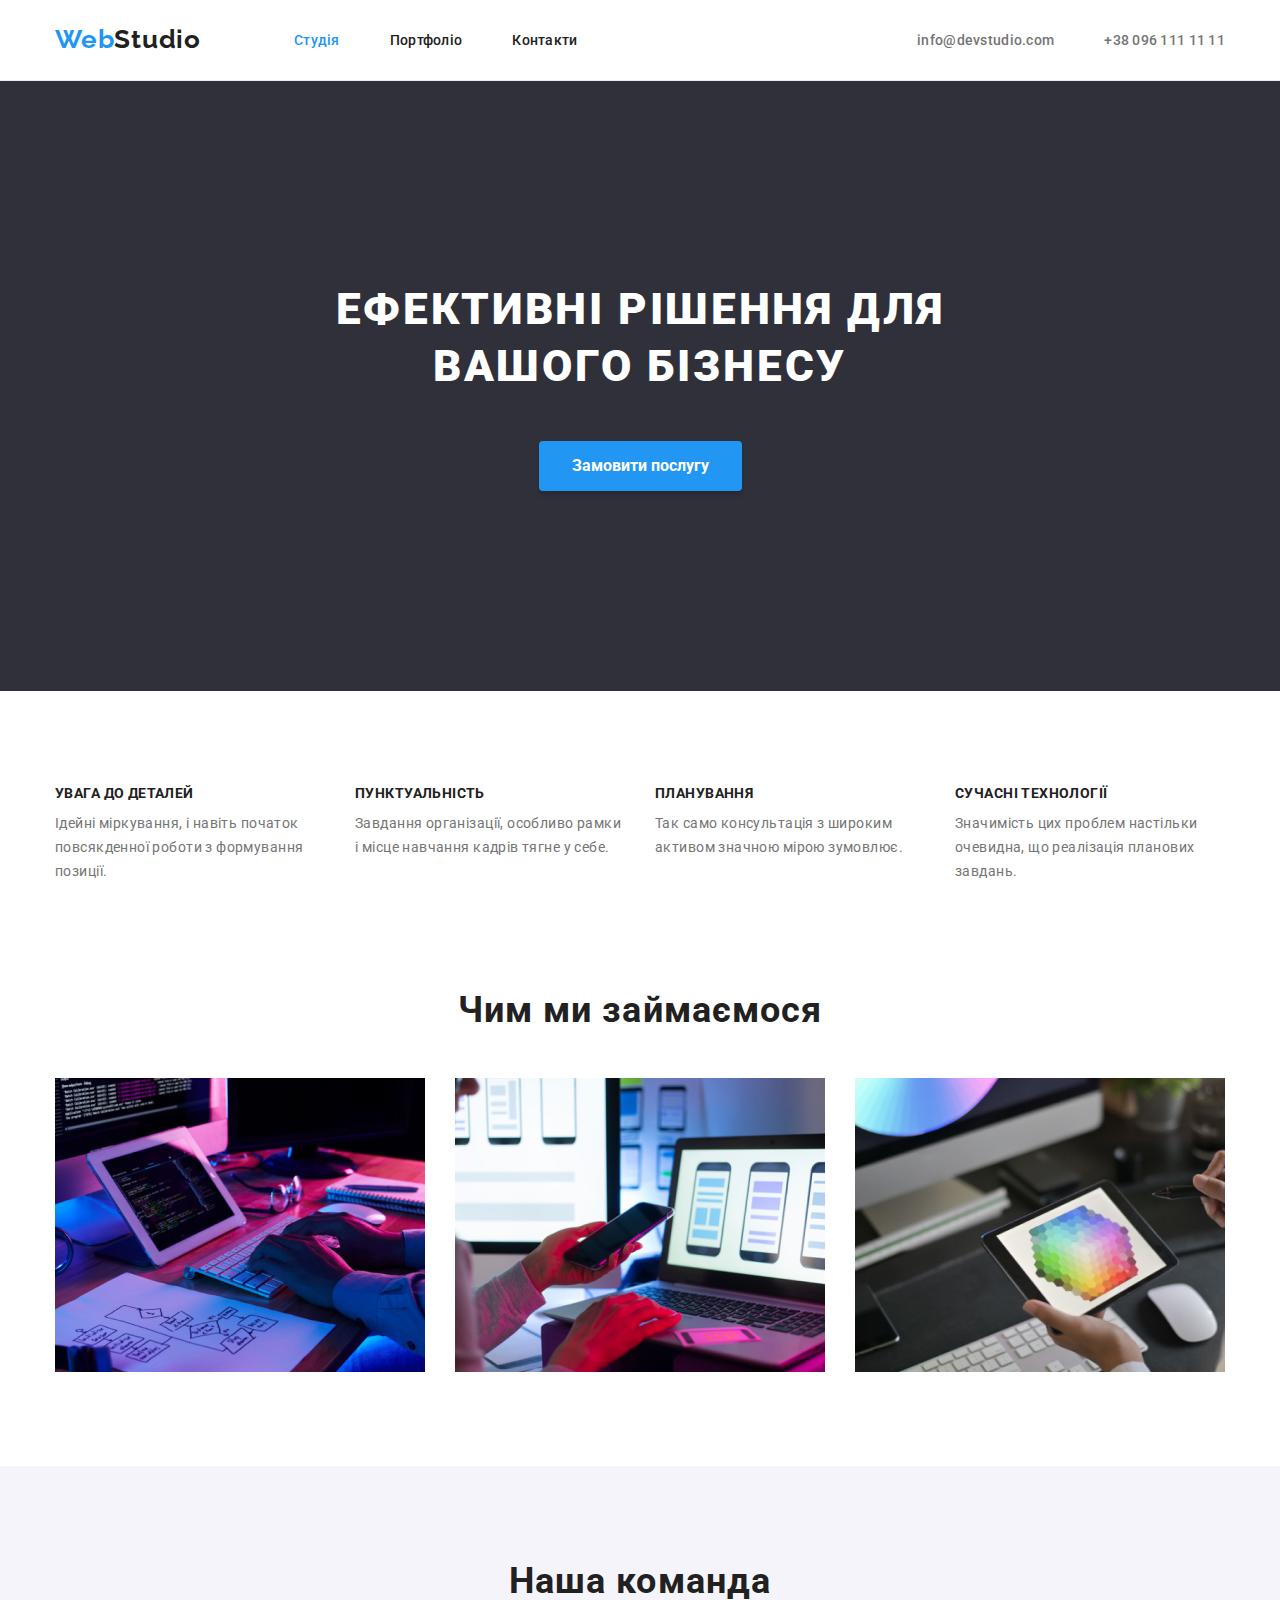
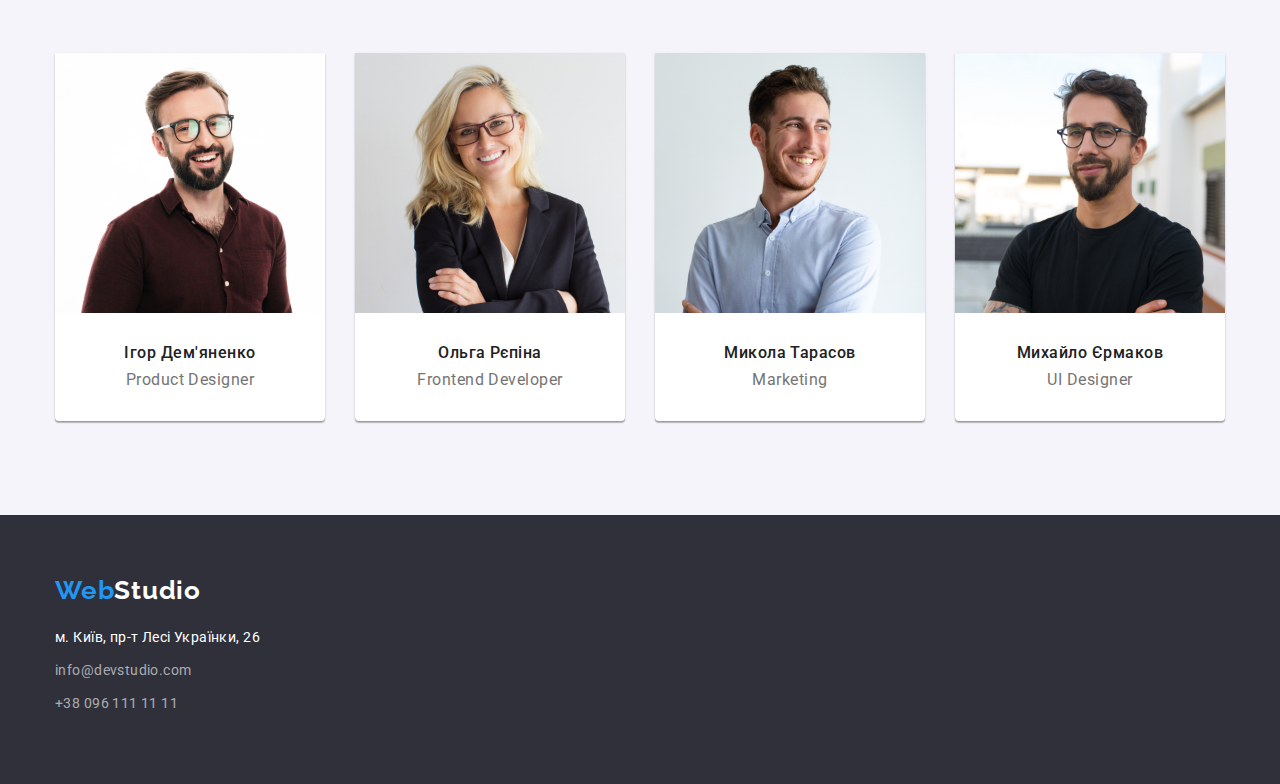
<file: index.html>
<!DOCTYPE html>
<html lang="en">
  <head>
    <meta charset="UTF-8" />
    <meta http-equiv="X-UA-Compatible" content="IE=edge" />
    <meta name="viewport" content="width=device-width, initial-scale=1.0" />
    <title>WebStudio</title>
    <link
      rel="stylesheet"
      href="https://cdnjs.cloudflare.com/ajax/libs/modern-normalize/1.1.0/modern-normalize.min.css"
    />
    <link
      href="https://fonts.googleapis.com/css2?family=Raleway:wght@700&family=Roboto:wght@400;500;700;900&display=swap"
      rel="stylesheet"
    />
    <link rel="stylesheet" href="./css/styles.css" />
  </head>
  <body>
    <!--Шапка сайту-->
    <header>
      <div class="container">
        <div class="justify-box">
          <nav class="nav">
            <a href="./index.html" class="logo"
              >Web<span class="logo-up">Studio</span></a
            >

            <ul class="site-nav">
              <li class="nav-item">
                <a href="./index.html" class="link current">Студія</a>
              </li>
              <li class="nav-item">
                <a href="./portfolio.html" class="link">Портфоліо</a>
              </li>
              <li class="nav-item">
                <a href="./contacts.html" class="link">Контакти</a>
              </li>
            </ul>
          </nav>
          <ul class="mail">
            <li>
              <a href="mailto:info@devstudio.com" class="tell"
                >info@devstudio.com</a
              >
            </li>
            <li>
              <a href="tel:+38_096_111_11_11" class="tell">+38 096 111 11 11</a>
            </li>
          </ul>
        </div>
      </div>
    </header>

    <main>
      <!--Герой-->
      <section class="section section-hero">
        <div class="container">
          <h1 class="hero-title">Ефективні рішення для вашого бізнесу</h1>
          <button type="button" class="hero-button">Замовити послугу</button>
        </div>
      </section>

      <!--Переваги-->
      <section class="section">
        <div class="container">
          <h2 class="section-title">Переваги</h2>
          <ul class="bonuses">
            <li class="bonuses-list">
              <h3 class="bonuses-title">УВАГА ДО ДЕТАЛЕЙ</h3>
              <p class="bonuses-item">
                Ідейні міркування, і навіть початок повсякденної роботи з
                формування позиції.
              </p>
            </li>

            <li class="bonuses-list">
              <h3 class="bonuses-title">ПУНКТУАЛЬНІСТЬ</h3>
              <p class="bonuses-item">
                Завдання організації, особливо рамки і місце навчання кадрів
                тягне у себе.
              </p>
            </li>

            <li class="bonuses-list">
              <h3 class="bonuses-title">ПЛАНУВАННЯ</h3>
              <p class="bonuses-item">
                Так само консультація з широким активом значною мірою зумовлює.
              </p>
            </li>

            <li class="bonuses-list">
              <h3 class="bonuses-title">CУЧАСНІ ТЕХНОЛОГІЇ</h3>
              <p class="bonuses-item">
                Значимість цих проблем настільки очевидна, що реалізація
                планових завдань.
              </p>
            </li>
          </ul>
        </div>
      </section>

      <!--Чим займаємось-->
      <section class="section section-work">
        <div class="container">
          <h2 class="work-title">Чим ми займаємося</h2>
          <ul class="work-list">
            <li>
              <img
                src="./images/box1.jpg"
                alt="codding on a computer"
                width="370"
              />
            </li>
            <li>
              <img
                src="./images/box2.jpg"
                alt="smartphone and laptop"
                width="370"
              />
            </li>
            <li>
              <img
                src="./images/box3.jpg"
                alt="choosing a color an a tablet"
                width="370"
              />
            </li>
          </ul>
        </div>
      </section>

      <!--Наша Команда-->
      <section class="section section-team">
        <div class="container">
          <h2 class="team-title">Наша команда</h2>
          <ul class="team-list">
            <li class="igor">
              <img src="./images/team1.jpg" alt="photo of a man" width="270" />
              <h3 class="name">Ігор Дем'яненко</h3>
              <p class="team-pos">Product Designer</p>
            </li>
            <li class="olga">
              <img
                src="./images/team2.jpg"
                alt="photo of a woman"
                width="270"
              />
              <h3 class="name">Ольга Рєпіна</h3>
              <p class="team-pos">Frontend Developer</p>
            </li>
            <li class="mykola">
              <img src="./images/team3.jpg" alt="photo of a man" width="270" />
              <h3 class="name">Микола Тарасов</h3>
              <p class="team-pos">Marketing</p>
            </li>
            <li class="misha">
              <img
                src="./images/team4.jpg"
                alt="photo of a woman"
                width="270"
              />
              <h3 class="name">Михайло Єрмаков</h3>
              <p class="team-pos">UI Designer</p>
            </li>
          </ul>
        </div>
      </section>
    </main>

      <!--Підвал-->
    <footer class="footer">
      <div class="container">
        <a href="./index.html" class="logo"
          >Web<span class="logo-down">Studio</span></a
        >

        <address>
          <ul class="address-list">
            <li>
              <a
                href="https://bit.ly/3PhWShc"
                target="_blank"
                rel="noopener noreferrer"
                class="map"
                >м. Київ, пр-т Лесі Українки, 26</a
              >
            </li>
            <li>
              <a href="mailto:info@devstudio.com" class="address"
                >info@devstudio.com</a
              >
            </li>
            <li>
              <a href="tel:+38_096_111_11_11" class="address"
                >+38 096 111 11 11</a
              >
            </li>
          </ul>
        </address>
      </div>
    </footer>
  </body>
</html>
</file>
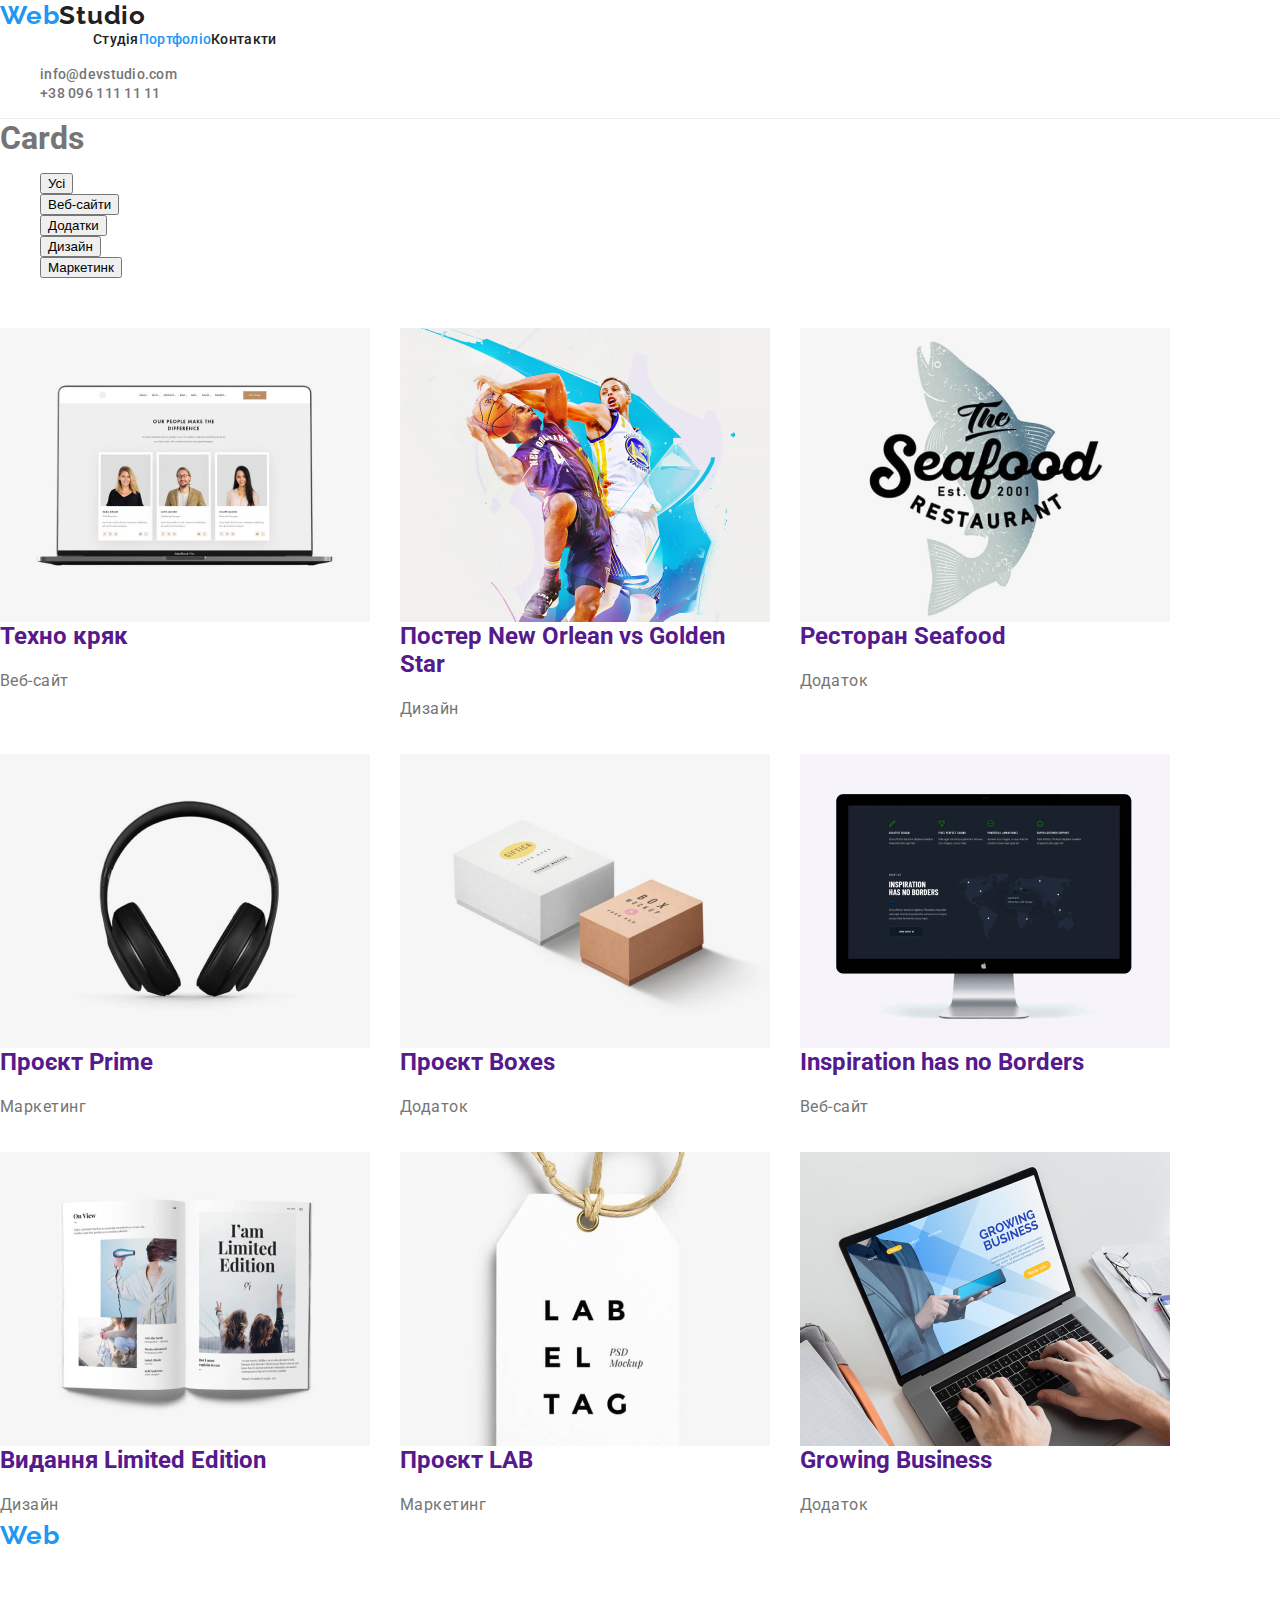
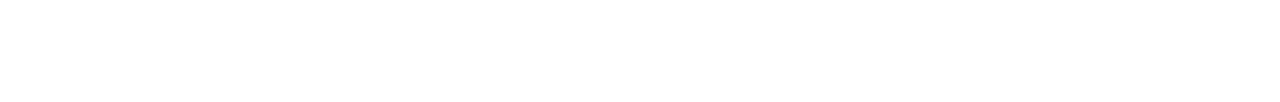
<file: Portfolio.html>
<!DOCTYPE html>
<html lang="en">
<head>
    <meta charset="UTF-8">
    <meta http-equiv="X-UA-Compatible" content="IE=edge">
    <meta name="viewport" content="width=device-width, initial-scale=1.0">
    <title>Portfolio</title>
    <link rel="stylesheet" href="./css/styles.css">
    <link href="https://fonts.googleapis.com/css2?family=Raleway:wght@700&family=Roboto:wght@400;500;700;900&display=swap" rel="stylesheet">
    <style> @import url('https://fonts.googleapis.com/css2?family=Raleway:wght@700&family=Roboto:wght@400;500;700;900&display=swap'); </style>
</head>
<body>

    <!--Шапка сайту-->
    <header>
        <nav>
                <a href="./index.html" class ="logo">Web<span class="logo-up">Studio</span></a>

            <ul class="site-nav">
                <li><a href="./index.html" class="link">Студія</a></li>
                <li><a href="./portfolio.html" class="link current">Портфоліо</a></li>
                <li><a href="./contacts.html" class="link">Контакти</a></li>
            </ul>
        </nav>
        <ul>
            <li><a href="mailto:info@devstudio.com" class="tell">info@devstudio.com</a></li>
            <li><a href="tel:+38_096_111_11_11" class="tell">+38 096 111 11 11</a></li>
        </ul>
    </header>
<main>

    <!-- Cards -->
    <section>
        <h1>Cards</h1>

    <!-- buttons -->
        <ul class="buttons">
            <li>
                <button type="button">Усі</button>
            </li>
            <li>
                <button type="button">Веб-сайти</button>
            </li>
            <li>
                <button type="button">Додатки</button>
            </li>
            <li>
                <button type="button">Дизайн</button>
            </li>
            <li>
                <button type="button">Маркетинк</button>
            </li>
        </ul>
    
    <!-- Gallery -->
        <section>
            <ul class="works">
                <li class="work-done">
                    <a href="" class="contact">
                        <img src="./images/done0.jpg" alt="web page" width="370">
                        <h2>Техно кряк</h2>
                            <p>Веб-сайт</p>
                    </a>
                </li>
                <li class="work-done">
                    <a href="" class="contact">
                        <img src="./images/done1.jpg" alt="basketball" width="370">
                        <h2>Постер New Orlean vs Golden Star</h2>
                            <p>Дизайн</p>
                    </a>
                </li>
                <li class="work-done">
                    <a href="" class="contact">
                        <img src="./images/done2.jpg" alt="seafood" width="370">
                        <h2>Ресторан Seafood</h2>
                            <p>Додаток</p>
                    </a>
                </li>
                <li class="work-done">
                    <a href="" class="contact">
                        <img src="./images/done3.jpg" alt="headphones" width="370">
                        <h2>Проєкт Prime</h2>
                            <p>Маркетинг</p>
                    </a>
                </li>
                <li class="work-done">
                    <a href="" class="contact">
                        <img src="./images/done4.jpg" alt="boxes" width="370">
                        <h2>Проєкт Boxes</h2>
                            <p>Додаток</p>
                    </a>
                </li>
                <li class="work-done">
                    <a href="" class="contact">
                        <img src="./images/done5.jpg" alt="monitor" width="370">
                        <h2>Inspiration has no Borders</h2>
                            <p>Веб-сайт</p>
                    </a>
                </li>
                <li class="work-done">
                    <a href="" class="contact">
                        <img src="./images/done6.jpg" alt="a book" width="370">
                        <h2>Видання Limited Edition</h2>
                            <p>Дизайн</p>
                    </a>
                </li>
                <li class="work-done">
                    <a href="" class="contact">
                        <img src="./images/done7.jpg" alt="label" width="370">
                        <h2>Проєкт LAB</h2>
                            <p>Маркетинг</p>
                    </a>
                </li>
                <li class="work-done">
                    <a href="" class="contact">
                        <img src="./images/done8.jpg" alt="hands on laptop" width="370">
                        <h2>Growing Business</h2>
                            <p>Додаток</p>
                    </a>
                </li>
            </ul>
        </section>
    </section>

</main>

    <!--Підвал-->
    <footer>
        <div>
            <a href="./index.html" class ="logo">Web<span class="logo-down">Studio</span></a>

            <address>
                <ul>
                    <li><a href="https://bit.ly/3PhWShc" target="_blank"  rel="noopener noreferrer" class="map">м. Київ, пр-т Лесі Українки, 26</a></li>
                    <li><a href="mailto:info@devstudio.com" class="address">info@devstudio.com</a></li>
                    <li><a href="tel:+38_096_111_11_11" class="address">+38 096 111 11 11</a></li>
                </ul>
            </address>
        </div>
    </footer>
</body>
</file>
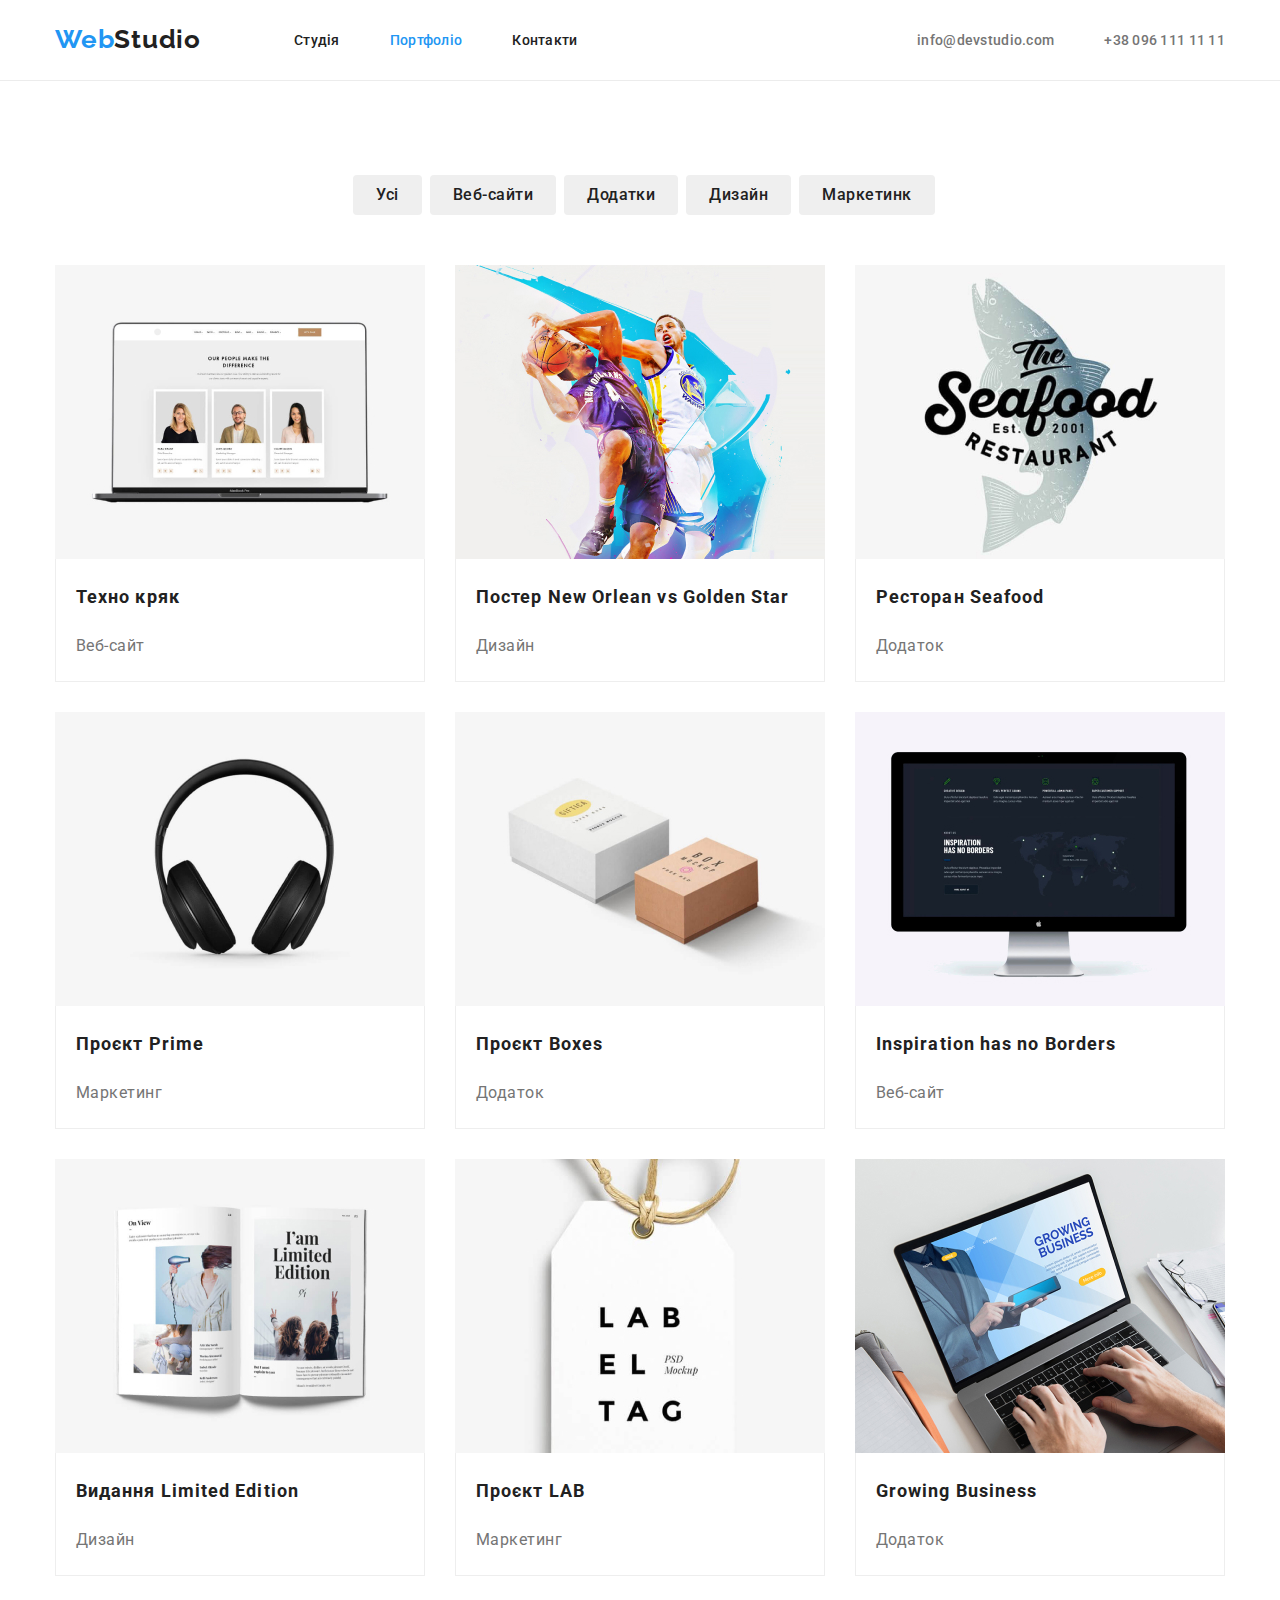
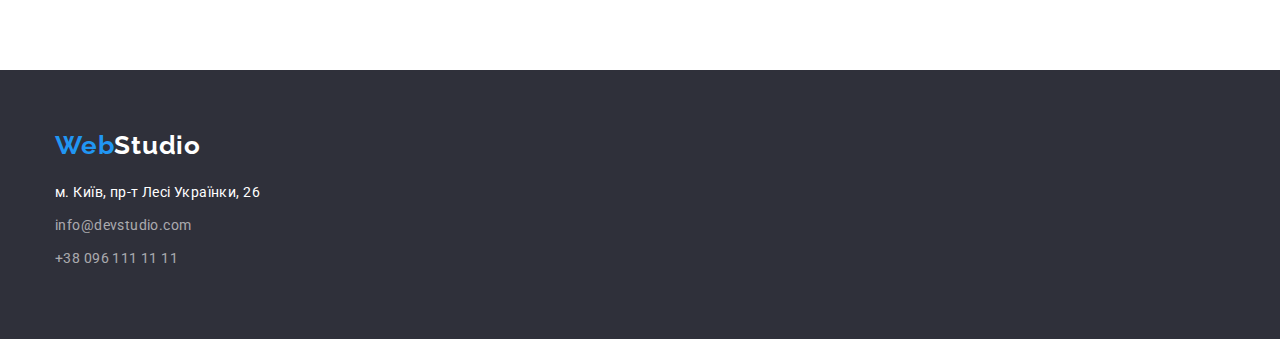
<file: portfolio.html>
<!DOCTYPE html>
<html lang="en">
  <head>
    <meta charset="UTF-8" />
    <meta http-equiv="X-UA-Compatible" content="IE=edge" />
    <meta name="viewport" content="width=device-width, initial-scale=1.0" />
    <title>Portfolio</title>
    <link
      rel="stylesheet"
      href="https://cdnjs.cloudflare.com/ajax/libs/modern-normalize/1.1.0/modern-normalize.min.css"
    />
    <link
      href="https://fonts.googleapis.com/css2?family=Raleway:wght@700&family=Roboto:wght@400;500;700;900&display=swap"
      rel="stylesheet"
    />
    <link rel="stylesheet" href="./css/styles.css" />
  </head>
  <body>
    <!--Шапка сайту-->
    <header>
      <div class="container">
        <div class="justify-box">
          <nav class="nav">
            <a href="./index.html" class="logo"
              >Web<span class="logo-up">Studio</span></a
            >

            <ul class="site-nav">
              <li class="nav-item">
                <a href="./index.html" class="link">Студія</a>
              </li>
              <li class="nav-item">
                <a href="./portfolio.html" class="link current">Портфоліо</a>
              </li>
              <li class="nav-item">
                <a href="./contacts.html" class="link">Контакти</a>
              </li>
            </ul>
          </nav>
          <ul class="mail">
            <li>
              <a href="mailto:info@devstudio.com" class="tell"
                >info@devstudio.com</a
              >
            </li>
            <li>
              <a href="tel:+38_096_111_11_11" class="tell">+38 096 111 11 11</a>
            </li>
          </ul>
        </div>
      </div>
    </header>

    <main>
      <!-- Cards -->
      <h1 hidden>Cards</h1>

      <section class="section">
        <div class="container">
          <div class="wrk-fltr">
            <ul class="filter-btn">
              <li>
                <button type="button" class="filter">Усі</button>
              </li>
              <li>
                <button type="button" class="filter">Веб-сайти</button>
              </li>
              <li>
                <button type="button" class="filter">Додатки</button>
              </li>
              <li>
                <button type="button" class="filter">Дизайн</button>
              </li>
              <li>
                <button type="button" class="filter">Маркетинк</button>
              </li>
            </ul>
          </div>
        </div>

        <div class="container">
          <div class="work-box">
            <ul class="works">
              <li class="work-done">
                <img src="./images/done0.jpg" alt="web page" width="370" />
                <div>
                  <h2 class="work-item">Техно кряк</h2>
                  <p class="descrition">Веб-сайт</p>
                </div>
              </li>
              <li class="work-done">
                <img src="./images/done1.jpg" alt="basketball" width="370" />
                <div>
                  <h2 class="work-item">Постер New Orlean vs Golden Star</h2>
                  <p class="descrition">Дизайн</p>
                </div>
              </li>
              <li class="work-done">
                <img src="./images/done2.jpg" alt="seafood" width="370" />
                <div>
                  <h2 class="work-item">Ресторан Seafood</h2>
                  <p class="descrition">Додаток</p>
                </div>
              </li>
              <li class="work-done">
                <img src="./images/done3.jpg" alt="headphones" width="370" />
                <div>
                  <h2 class="work-item">Проєкт Prime</h2>
                  <p class="descrition">Маркетинг</p>
                </div>
              </li>
              <li class="work-done">
                <img src="./images/done4.jpg" alt="boxes" width="370" />
                <div>
                  <h2 class="work-item">Проєкт Boxes</h2>
                  <p class="descrition">Додаток</p>
                </div>
              </li>
              <li class="work-done">
                <img src="./images/done5.jpg" alt="monitor" width="370" />
                <div>
                  <h2 class="work-item">Inspiration has no Borders</h2>
                  <p class="descrition">Веб-сайт</p>
                </div>
              </li>
              <li class="work-done">
                <img src="./images/done6.jpg" alt="a book" width="370" />
                <div>
                  <h2 class="work-item">Видання Limited Edition</h2>
                  <p class="descrition">Дизайн</p>
                </div>
              </li>
              <li class="work-done">
                <img src="./images/done7.jpg" alt="label" width="370" />
                <div>
                  <h2 class="work-item">Проєкт LAB</h2>
                  <p class="descrition">Маркетинг</p>
                </div>
              </li>
              <li class="work-done">
                <img
                  src="./images/done8.jpg"
                  alt="hands on laptop"
                  width="370"
                />
                <div>
                  <h2 class="work-item">Growing Business</h2>
                  <p class="descrition">Додаток</p>
                </div>
              </li>
            </ul>
          </div>
        </div>
      </section>
    </main>

    <!--Підвал-->
    <footer class="footer">
      <div class="container">
        <a href="./index.html" class="logo"
          >Web<span class="logo-down">Studio</span></a
        >

        <address>
          <ul class="address-list">
            <li>
              <a
                href="https://bit.ly/3PhWShc"
                target="_blank"
                rel="noopener noreferrer"
                class="map"
                >м. Київ, пр-т Лесі Українки, 26</a
              >
            </li>
            <li>
              <a href="mailto:info@devstudio.com" class="address"
                >info@devstudio.com</a
              >
            </li>
            <li>
              <a href="tel:+38_096_111_11_11" class="address"
                >+38 096 111 11 11</a
              >
            </li>
          </ul>
        </address>
      </div>
    </footer>
  </body>
</html>
</file>
<file: css/styles.css>
:root {
    --background-color: #FFFFFF;
    --primary-text-color: #757575;
    --title-text-color: #212121;
    --accent-color: #2196F3;
    --hero-background: #2F303A;
    --team-background: #F5F4FA;
    --hero-color: #FFFFFF;
}
html {
    box-sizing: border-box;
}
*,
*::before,
*::after {
    box-sizing: inherit;
}


                            /* Боді */
body {
    margin: 0;
    font-family: 'Roboto', sans-serif;
    font-style: normal;
    color: var(--primary-text-color)
}
img {
    display: block;
}
a {

    text-decoration: none;
}
ul, li {

    list-style-type: none;
    text-decoration: none;
  }
  h1, h2, h3{
    padding: 0;
    margin: 0;
    text-decoration: none;
  }
  .section {
    padding-top: 94px;
    padding-bottom: 94px;
  }
  .container {
    width: 1200px;
    margin-left: auto;
    margin-right: auto;
    padding-left: 15px;
    padding-right: 15px;

  }
  button {
    cursor: pointer;
  }

                            /* Шапка */
header {
    border-bottom: 1px solid #ECECEC;
}
.logo {
    margin-top: 24px;
    margin-bottom: 25px;

    font-family: 'Raleway';
    font-style: normal;
    font-weight: 700;
    font-size: 26px;
    line-height: 1.2;
    letter-spacing: 0.03em;
    color: var(--accent-color);
}
.logo-up {

    font-family: 'Raleway';
    font-style: normal;
    font-weight: 700;
    font-size: 26px;
    line-height: 1.2;
    letter-spacing: 0.03em;
    color: var(--title-text-color);
}
.logo-down {

    font-family: 'Raleway';
    font-style: normal;
    font-weight: 700;
    font-size: 26px;
    line-height: 1.2;
    letter-spacing: 0.03em;
    color: var(--background-color);
}
.site-nav {
    padding: 0;
    margin-left: 93px;
    display: flex;
    margin-right: auto;
    margin-top: 0;
    margin-bottom: 0;

}
.nav-item:not(:last-child) {
margin-right: 50px;
}
.site-nav .link {
    display: block;
    padding-top: 0;
    padding-bottom: 0;

    font-style: normal;
    font-weight: 500;
    font-size: 14px;
    line-height: 1.2;
    letter-spacing: 0.02em;
    color: var(--title-text-color);

}
.site-nav .link:hover,
.site-nav .link:focus {

    font-style: normal;
    font-weight: 500;
    font-size: 14px;
    line-height: 1.2;
    letter-spacing: 0.02em;
    color: var(--accent-color);
}
.site-nav .link.current {
    
    font-style: normal;
    font-weight: 500;
    font-size: 14px;
    line-height: 1.2;
    letter-spacing: 0.02em;
    color: var(--accent-color);
}
.tell {
    font-style: normal;
    font-weight: 500;
    font-size: 14px;
    line-height: 1.2;
    letter-spacing: 0.02em;
    color: var(--primary-text-color);
}
.tell:hover, .tell:focus {
    
    font-style: normal;
    font-weight: 500;
    font-size: 14px;
    line-height: 1.2;
    letter-spacing: 0.02em;
    color: var(--accent-color);

}
.mail {
    display: flex;
    justify-content: end;
    margin-bottom: 0;
    margin-top: 0;
    margin-left: auto;
    padding: 0;
}
.mail li+li {
    margin-left: 50px;
}
.nav {
    display: flex;
    align-items: center;
    
}
.container-nav {
    display: flex;
    align-items: center;
    justify-content: space-around;
    
}
.justify-box {
    display: flex;
    justify-content: space-around;
    align-items: center;
}

                            /* Герой */
.section-hero {
    padding-top: 200px;
    padding-bottom: 200px;
    text-align: center;
    background-color: var(--hero-background);
}
.hero-title {
    width: 696px;
    font-style: normal;
    font-weight: 900;
    font-size: 44px;
    line-height: 1.3;
    letter-spacing: 0.06em;
    text-transform: uppercase;
    color: var(--hero-color);
    margin-left: auto;
    margin-right: auto;
    margin-bottom: 45px;

}
.hero-button {
    background: #2196F3;
    box-shadow: 0px 4px 4px rgba(0, 0, 0, 0.15);
    border-radius: 4px;
    max-width: 216px;
    padding: 10px 32px;
    text-align: center;
    border: 1px solid transparent;
    font-style: normal;
    font-weight: 700;
    font-size: 16px;
    line-height: 1.8;
    cursor: pointer;
    color: var(--hero-color);
    
}
.section-title {
    margin-top: 0;
    display: none;
}

                            /* Переваги */
.bonuses {
    display: flex;
    box-sizing: border-box;
    justify-content: space-between;
    margin-top: 0;
    margin-bottom: 0;
    padding-left: 0;
    gap: 30px;
}
.bonuses-title {
    font-style: normal;
    font-weight: 700;
    font-size: 14px;
    line-height: 1.2;
    letter-spacing: 0.03em;
    text-transform: uppercase;
    color: var(--title-text-color);
    margin-bottom: 10px;
}
.bonuses-item  {
    margin-top: 0;
    margin-right: 0;

    width: 270px;
    font-style: regular;
    font-weight: 400;
    font-size: 14px;
    line-height: 1.7;
    letter-spacing: 0.03em;
    color: var(--primary-text-color);
}
.section-work {
    padding-top: 0;
}

                            /* Наша Комантда */
.section-team {
    padding-top: 94px;
    margin-left: auto;
    margin-right: auto;
    background-color: var(--team-background);
}
.team-title {
    margin-top: 0;
    margin-bottom: 50px;
    font-style: normal;
    font-weight: 700;
    font-size: 36px;
    line-height: 1.2;
    text-align: center;
    letter-spacing: 0.03em;
    color: var(--title-text-color);
    }
.team-list {
    display: flex;
    justify-content: space-around;
    margin-top: 0;
    margin-bottom: 0;
    padding-left: 0;
    gap: 30px;
    }
.igor {
    height: 368px;
    width: 270px;
    font-style: normal;
    font-weight: 500;
    font-size: 16px;
    line-height: 1;
    text-align: center;
    letter-spacing: 0.03em;
    color: var(--title-text-color);
    background-color:var(--background-color);
    box-shadow: 0px 1px 3px rgba(0, 0, 0, 0.12),
    0px 1px 1px rgba(0, 0, 0, 0.14),
    0px 2px 1px rgba(0, 0, 0, 0.2);
    border-radius: 0px 0px 4px 4px;
}
.olga {
    
    font-style: normal;
    font-weight: 500;
    font-size: 16px;
    line-height: 1;
    text-align: center;
    letter-spacing: 0.03em;
    color: var(--title-text-color);
    background-color:var(--background-color);
    box-shadow: 0px 1px 3px rgba(0, 0, 0, 0.12),
    0px 1px 1px rgba(0, 0, 0, 0.14),
    0px 2px 1px rgba(0, 0, 0, 0.2);
    border-radius: 0px 0px 4px 4px;
}
.mykola {
    
    font-style: normal;
    font-weight: 500;
    font-size: 16px;
    line-height: 1;
    text-align: center;
    letter-spacing: 0.03em;
    color: var(--title-text-color);
    background-color:var(--background-color);
    box-shadow: 0px 1px 3px rgba(0, 0, 0, 0.12),
    0px 1px 1px rgba(0, 0, 0, 0.14),
    0px 2px 1px rgba(0, 0, 0, 0.2);
    border-radius: 0px 0px 4px 4px;
}
.misha {
    
    font-style: normal;
    font-weight: 500;
    font-size: 16px;
    line-height: 1;
    text-align: center;
    letter-spacing: 0.03em;
    color: var(--title-text-color);
    background-color:var(--background-color);
    box-shadow: 0px 1px 3px rgba(0, 0, 0, 0.12),
    0px 1px 1px rgba(0, 0, 0, 0.14),
    0px 2px 1px rgba(0, 0, 0, 0.2);
    border-radius: 0px 0px 4px 4px;
}
.team-pos {
    margin-top: 0;
    margin-bottom: 0;
    font-style: normal;
    font-weight: 400;
    font-size: 16px;
    line-height: 1;
    text-align: center;
    letter-spacing: 0.03em;
    color: var(--primary-text-color);
    
}
.name {
    margin-top: 0;
    margin-bottom: 0;
    font-style: normal;
    font-weight: 500;
    font-size: 16px;
    line-height: 1.2;
    text-align: center;
    letter-spacing: 0.03em;
    color: var(--title-text-color);
}
.team-list h3 {
    margin-top: 30px;
    margin-bottom: 10px;
}

                            /* Підвал */
.footer {
    padding-top: 60px;
    padding-bottom: 60px;
    background-color: var(--hero-background);
}
.map {
    display: inline-block;
    margin-top: 20px;
    margin-bottom: 9px;
    
    font-style: normal;
    font-weight: 400;
    font-size: 14px;
    line-height: 1.7;
    letter-spacing: 0.03em;
    color: var(--hero-color);
}
.map:hover, .map:focus {
    
    font-style: normal;
    font-weight: 400;
    font-size: 14px;
    line-height: 1.7;
    letter-spacing: 0.03em;
    color: var(--accent-color);
}
.address {
    display: inline-block;
    margin-bottom: 9px;
    
    font-style: normal;
    font-weight: 400;
    font-size: 14px;
    line-height: 1.7;
    letter-spacing: 0.03em;
    color: rgba(255, 255, 255, 0.6);
}
.address-list {
    margin-top: 0;
    margin-bottom: 0;
    padding-left: 0;
}
.address:hover, .address:focus {
    
    font-style: normal;
    font-weight: 400;
    font-size: 14px;
    line-height: 1.7;
    letter-spacing: 0.03em;
    color:var(--accent-color)
}



                        /*  Portfolio */


/* btns */

.wrk-fltr .filter {
    font-style: normal;
    font-weight: 500;
    font-size: 16px;
    line-height: 1.6;
    text-align: center;
    letter-spacing: 0.03em;
    color: var(--title-text-color);
    border: 1px solid transparent;
    border-radius: 4px;
    align-items: center;
    padding-left: 22px;
    padding-right: 22px;
    padding-top: 6px;
    padding-bottom: 6px;
    
}
.wrk-fltr .filter:hover,
.wrk-fltr .filter:focus {
    font-style: normal;
    font-weight: 500;
    font-size: 16px;
    line-height: 1,6;
    text-align: center;
    letter-spacing: 0.03em;
    color: var(--background-color);
    background-color: var(--accent-color);
    border-radius: 4px;
   

}
.wrk-fltr .filter-btn {
    display: flex;
    justify-content: center;
    margin-top: 0;
    margin-bottom: 0;
    padding-left: 0;
}
.filter-btn li:not(last child) {
    margin-right: 0;
    margin-left: 8px;
}

/* Cards */
.works {
    display: flex;
    flex-wrap: wrap;
    gap: 30px;
    margin-top: 50px;
    margin-bottom: 0;
    padding-left: 0;
}
.work-title {
    margin-top: 0;
    margin-bottom: 50px;
    font-style: normal;
    font-weight: 700;
    font-size: 36px;
    line-height: 1;
    text-align: center;
    letter-spacing: 0.03em;
    color: var(--title-text-color);
}
.work-item {
    font-style: normal;
    font-weight: 700;
    font-size: 18px;
    line-height: 2;
    letter-spacing: 0.06em;
    color: var(--title-text-color);
}
.work-list {
    gap: 30px;
    display: block;
    display: flex;
    margin-top: 0;
    margin-bottom: 0;
    padding-left: 0;
}
.work-done {
    width: 370px;
    margin-left: 0;
    
}
.works p {
    margin-bottom: 0;
    font-style: normal;
    font-weight: 400;
    font-size: 16px;
    line-height: 30px;
    letter-spacing: 0.03em;
    color: var(--primary-text-color)
}

.works div {
    padding: 20px;
    border: 1px solid #EEEEEE;
    border-top: none;
}
</file>
